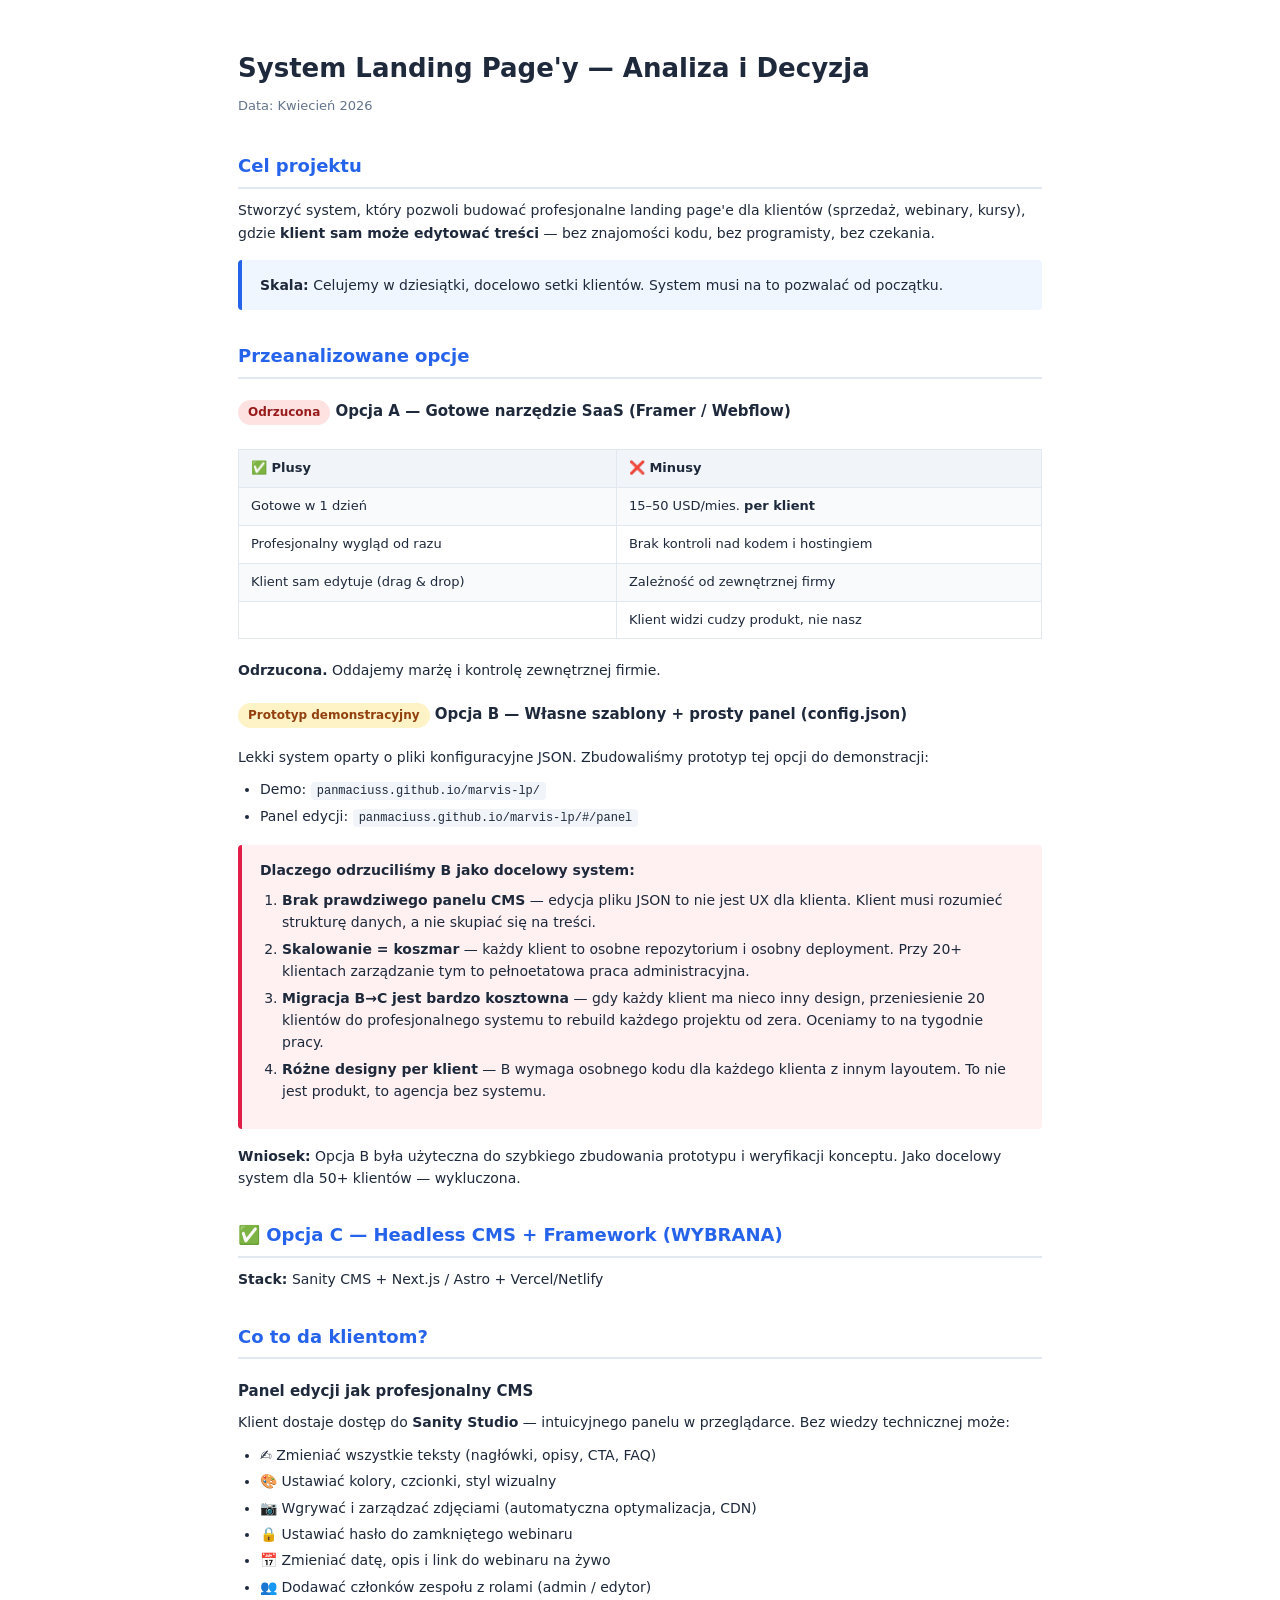
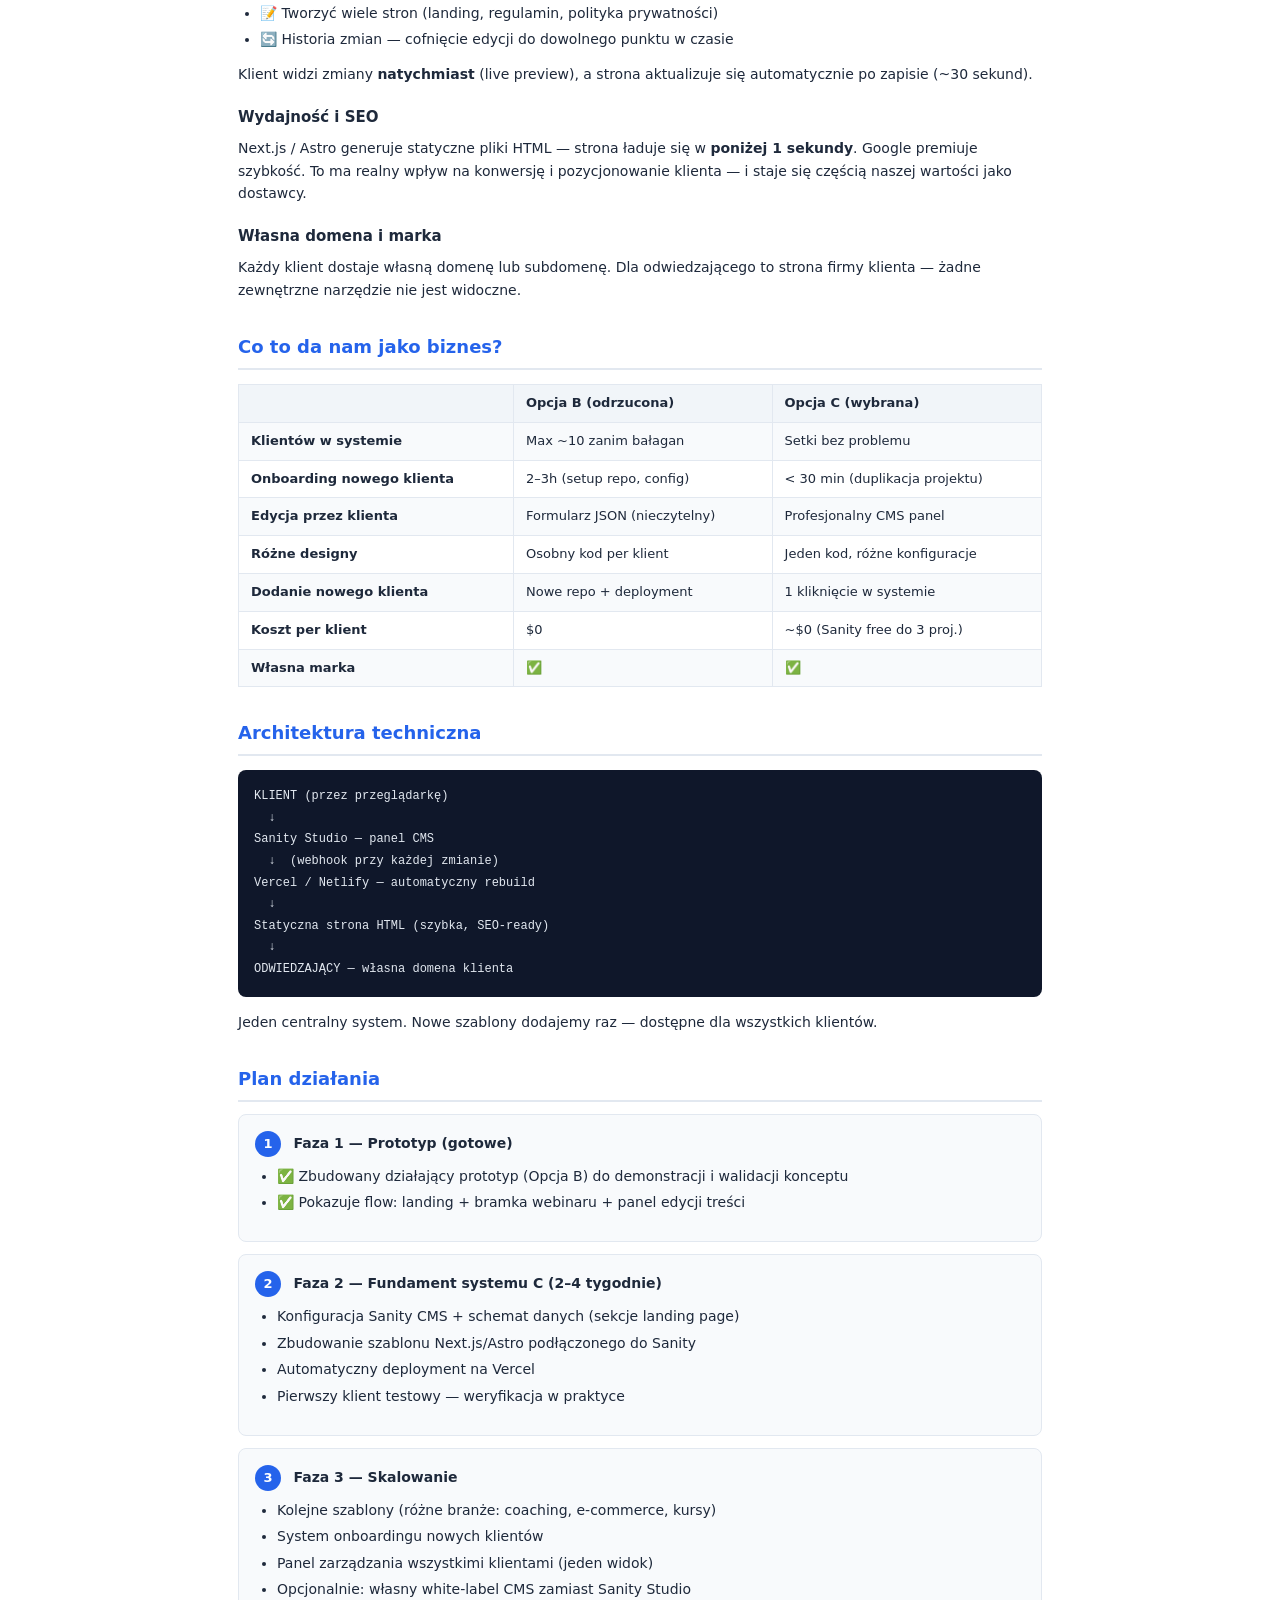
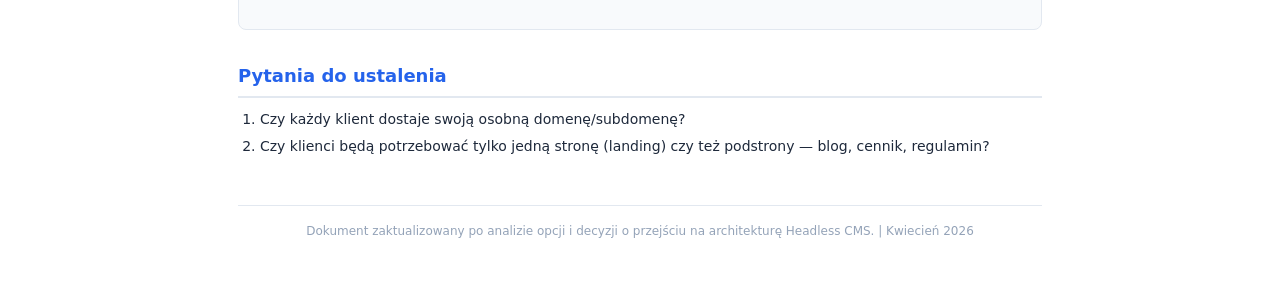
<file: analiza.html>
<!DOCTYPE html>
<html lang="pl">
<head>
<meta charset="UTF-8">
<style>
  * { margin: 0; padding: 0; box-sizing: border-box; }
  body { font-family: 'Segoe UI', system-ui, sans-serif; font-size: 14px; color: #1e293b; line-height: 1.6; padding: 48px; max-width: 900px; margin: 0 auto; }
  h1 { font-size: 26px; font-weight: 800; color: #1e293b; margin-bottom: 6px; }
  .meta { color: #64748b; font-size: 13px; margin-bottom: 36px; }
  h2 { font-size: 18px; font-weight: 700; color: #2563eb; margin: 32px 0 10px; border-bottom: 2px solid #e2e8f0; padding-bottom: 6px; }
  h3 { font-size: 15px; font-weight: 700; color: #1e293b; margin: 20px 0 8px; }
  p { margin-bottom: 10px; }
  ul, ol { padding-left: 22px; margin-bottom: 12px; }
  li { margin-bottom: 4px; }
  .badge { display: inline-block; background: #dcfce7; color: #166534; font-weight: 700; font-size: 12px; padding: 3px 10px; border-radius: 99px; margin-bottom: 10px; }
  .badge-red { background: #fee2e2; color: #991b1b; }
  .badge-yellow { background: #fef3c7; color: #92400e; }
  table { width: 100%; border-collapse: collapse; margin: 14px 0 20px; font-size: 13px; }
  th { background: #f1f5f9; text-align: left; padding: 8px 12px; font-weight: 700; border: 1px solid #e2e8f0; }
  td { padding: 8px 12px; border: 1px solid #e2e8f0; vertical-align: top; }
  tr:nth-child(even) td { background: #f8fafc; }
  .callout { background: #eff6ff; border-left: 4px solid #2563eb; padding: 14px 18px; border-radius: 4px; margin: 16px 0; }
  .callout-red { background: #fff1f2; border-left-color: #e11d48; }
  .callout-green { background: #f0fdf4; border-left-color: #16a34a; }
  code { background: #f1f5f9; padding: 2px 6px; border-radius: 4px; font-size: 12px; font-family: monospace; }
  pre { background: #0f172a; color: #e2e8f0; padding: 16px; border-radius: 8px; font-size: 12px; font-family: monospace; margin: 14px 0; line-height: 1.8; overflow-x: auto; }
  .phase { background: #f8fafc; border: 1px solid #e2e8f0; border-radius: 8px; padding: 16px; margin: 12px 0; }
  .phase-num { display: inline-block; width: 26px; height: 26px; background: #2563eb; color: white; border-radius: 50%; text-align: center; line-height: 26px; font-weight: 700; font-size: 13px; margin-right: 8px; }
  .footer { margin-top: 48px; padding-top: 16px; border-top: 1px solid #e2e8f0; color: #94a3b8; font-size: 12px; text-align: center; }
  @media print { body { padding: 24px; } }
</style>
</head>
<body>

<h1>System Landing Page'y — Analiza i Decyzja</h1>
<p class="meta">Data: Kwiecień 2026</p>

<h2>Cel projektu</h2>
<p>Stworzyć system, który pozwoli budować profesjonalne landing page'e dla klientów (sprzedaż, webinary, kursy), gdzie <strong>klient sam może edytować treści</strong> — bez znajomości kodu, bez programisty, bez czekania.</p>
<div class="callout">
  <strong>Skala:</strong> Celujemy w dziesiątki, docelowo setki klientów. System musi na to pozwalać od początku.
</div>

<h2>Przeanalizowane opcje</h2>

<h3><span class="badge badge-red">Odrzucona</span> Opcja A — Gotowe narzędzie SaaS (Framer / Webflow)</h3>
<table>
  <tr><th>✅ Plusy</th><th>❌ Minusy</th></tr>
  <tr><td>Gotowe w 1 dzień</td><td>15–50 USD/mies. <strong>per klient</strong></td></tr>
  <tr><td>Profesjonalny wygląd od razu</td><td>Brak kontroli nad kodem i hostingiem</td></tr>
  <tr><td>Klient sam edytuje (drag &amp; drop)</td><td>Zależność od zewnętrznej firmy</td></tr>
  <tr><td></td><td>Klient widzi cudzy produkt, nie nasz</td></tr>
</table>
<p><strong>Odrzucona.</strong> Oddajemy marżę i kontrolę zewnętrznej firmie.</p>

<h3><span class="badge badge-yellow">Prototyp demonstracyjny</span> Opcja B — Własne szablony + prosty panel (config.json)</h3>
<p>Lekki system oparty o pliki konfiguracyjne JSON. Zbudowaliśmy prototyp tej opcji do demonstracji:</p>
<ul>
  <li>Demo: <code>panmaciuss.github.io/marvis-lp/</code></li>
  <li>Panel edycji: <code>panmaciuss.github.io/marvis-lp/#/panel</code></li>
</ul>

<div class="callout callout-red">
  <strong>Dlaczego odrzuciliśmy B jako docelowy system:</strong>
  <ol style="margin-top:8px">
    <li><strong>Brak prawdziwego panelu CMS</strong> — edycja pliku JSON to nie jest UX dla klienta. Klient musi rozumieć strukturę danych, a nie skupiać się na treści.</li>
    <li><strong>Skalowanie = koszmar</strong> — każdy klient to osobne repozytorium i osobny deployment. Przy 20+ klientach zarządzanie tym to pełnoetatowa praca administracyjna.</li>
    <li><strong>Migracja B→C jest bardzo kosztowna</strong> — gdy każdy klient ma nieco inny design, przeniesienie 20 klientów do profesjonalnego systemu to rebuild każdego projektu od zera. Oceniamy to na tygodnie pracy.</li>
    <li><strong>Różne designy per klient</strong> — B wymaga osobnego kodu dla każdego klienta z innym layoutem. To nie jest produkt, to agencja bez systemu.</li>
  </ol>
</div>
<p><strong>Wniosek:</strong> Opcja B była użyteczna do szybkiego zbudowania prototypu i weryfikacji konceptu. Jako docelowy system dla 50+ klientów — wykluczona.</p>

<h2>✅ Opcja C — Headless CMS + Framework (WYBRANA)</h2>
<p><strong>Stack:</strong> Sanity CMS + Next.js / Astro + Vercel/Netlify</p>

<h2>Co to da klientom?</h2>

<h3>Panel edycji jak profesjonalny CMS</h3>
<p>Klient dostaje dostęp do <strong>Sanity Studio</strong> — intuicyjnego panelu w przeglądarce. Bez wiedzy technicznej może:</p>
<ul>
  <li>✍️ Zmieniać wszystkie teksty (nagłówki, opisy, CTA, FAQ)</li>
  <li>🎨 Ustawiać kolory, czcionki, styl wizualny</li>
  <li>📷 Wgrywać i zarządzać zdjęciami (automatyczna optymalizacja, CDN)</li>
  <li>🔒 Ustawiać hasło do zamkniętego webinaru</li>
  <li>📅 Zmieniać datę, opis i link do webinaru na żywo</li>
  <li>👥 Dodawać członków zespołu z rolami (admin / edytor)</li>
  <li>📝 Tworzyć wiele stron (landing, regulamin, polityka prywatności)</li>
  <li>🔄 Historia zmian — cofnięcie edycji do dowolnego punktu w czasie</li>
</ul>
<p>Klient widzi zmiany <strong>natychmiast</strong> (live preview), a strona aktualizuje się automatycznie po zapisie (~30 sekund).</p>

<h3>Wydajność i SEO</h3>
<p>Next.js / Astro generuje statyczne pliki HTML — strona ładuje się w <strong>poniżej 1 sekundy</strong>. Google premiuje szybkość. To ma realny wpływ na konwersję i pozycjonowanie klienta — i staje się częścią naszej wartości jako dostawcy.</p>

<h3>Własna domena i marka</h3>
<p>Każdy klient dostaje własną domenę lub subdomenę. Dla odwiedzającego to strona firmy klienta — żadne zewnętrzne narzędzie nie jest widoczne.</p>

<h2>Co to da nam jako biznes?</h2>

<table>
  <tr><th></th><th>Opcja B (odrzucona)</th><th>Opcja C (wybrana)</th></tr>
  <tr><td><strong>Klientów w systemie</strong></td><td>Max ~10 zanim bałagan</td><td>Setki bez problemu</td></tr>
  <tr><td><strong>Onboarding nowego klienta</strong></td><td>2–3h (setup repo, config)</td><td>&lt; 30 min (duplikacja projektu)</td></tr>
  <tr><td><strong>Edycja przez klienta</strong></td><td>Formularz JSON (nieczytelny)</td><td>Profesjonalny CMS panel</td></tr>
  <tr><td><strong>Różne designy</strong></td><td>Osobny kod per klient</td><td>Jeden kod, różne konfiguracje</td></tr>
  <tr><td><strong>Dodanie nowego klienta</strong></td><td>Nowe repo + deployment</td><td>1 kliknięcie w systemie</td></tr>
  <tr><td><strong>Koszt per klient</strong></td><td>$0</td><td>~$0 (Sanity free do 3 proj.)</td></tr>
  <tr><td><strong>Własna marka</strong></td><td>✅</td><td>✅</td></tr>
</table>

<h2>Architektura techniczna</h2>
<pre>
KLIENT (przez przeglądarkę)
  ↓
Sanity Studio — panel CMS
  ↓  (webhook przy każdej zmianie)
Vercel / Netlify — automatyczny rebuild
  ↓
Statyczna strona HTML (szybka, SEO-ready)
  ↓
ODWIEDZAJĄCY — własna domena klienta
</pre>
<p>Jeden centralny system. Nowe szablony dodajemy raz — dostępne dla wszystkich klientów.</p>

<h2>Plan działania</h2>

<div class="phase">
  <span class="phase-num">1</span> <strong>Faza 1 — Prototyp (gotowe)</strong>
  <ul style="margin-top:8px">
    <li>✅ Zbudowany działający prototyp (Opcja B) do demonstracji i walidacji konceptu</li>
    <li>✅ Pokazuje flow: landing + bramka webinaru + panel edycji treści</li>
  </ul>
</div>

<div class="phase">
  <span class="phase-num">2</span> <strong>Faza 2 — Fundament systemu C (2–4 tygodnie)</strong>
  <ul style="margin-top:8px">
    <li>Konfiguracja Sanity CMS + schemat danych (sekcje landing page)</li>
    <li>Zbudowanie szablonu Next.js/Astro podłączonego do Sanity</li>
    <li>Automatyczny deployment na Vercel</li>
    <li>Pierwszy klient testowy — weryfikacja w praktyce</li>
  </ul>
</div>

<div class="phase">
  <span class="phase-num">3</span> <strong>Faza 3 — Skalowanie</strong>
  <ul style="margin-top:8px">
    <li>Kolejne szablony (różne branże: coaching, e-commerce, kursy)</li>
    <li>System onboardingu nowych klientów</li>
    <li>Panel zarządzania wszystkimi klientami (jeden widok)</li>
    <li>Opcjonalnie: własny white-label CMS zamiast Sanity Studio</li>
  </ul>
</div>

<h2>Pytania do ustalenia</h2>
<ol>
  <li>Czy każdy klient dostaje swoją osobną domenę/subdomenę?</li>
  <li>Czy klienci będą potrzebować tylko jedną stronę (landing) czy też podstrony — blog, cennik, regulamin?</li>
</ol>

<div class="footer">Dokument zaktualizowany po analizie opcji i decyzji o przejściu na architekturę Headless CMS. | Kwiecień 2026</div>

</body>
</html>
</file>
